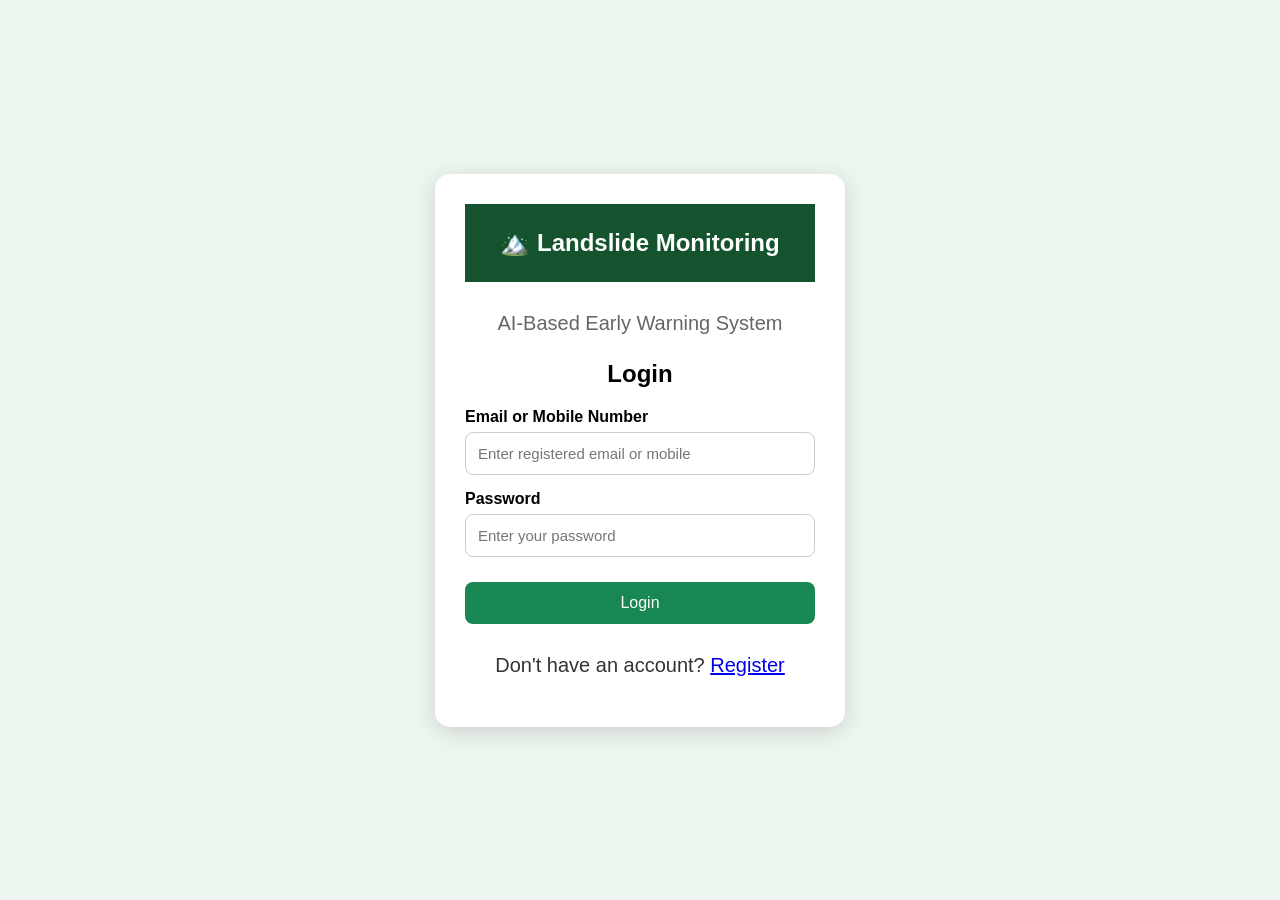
<file: login.html>
<!DOCTYPE html>
<html lang="en">
<head>
    <meta charset="UTF-8">
    <meta name="viewport" content="width=device-width, initial-scale=1.0">

    <title>Landslide Monitoring - Login</title>

    <link rel="stylesheet" href="style.css">
</head>

<body>

<div class="login-container">

    <div class="login-box">

        <h1>🏔️ Landslide Monitoring</h1>

        <p class="login-subtitle">
            AI-Based Early Warning System
        </p>

        <h2>Login</h2>

        <form id="loginForm">

            <label>Email or Mobile Number</label>

            <input
                type="text"
                id="userInput"
                placeholder="Enter registered email or mobile"
                required
            >

            <label>Password</label>

            <input
                type="password"
                id="password"
                placeholder="Enter your password"
                required
            >

            <button type="submit">
                Login
            </button>

            <p id="loginMessage"></p>

        </form>

        <p>
            Don't have an account?
            <a href="register.html">Register</a>
        </p>

    </div>

</div>

<script>
document.getElementById("loginForm").addEventListener("submit", async function(event) {
    event.preventDefault();

    const userInput = document.getElementById("userInput").value.trim();
    const password = document.getElementById("password").value;
    const msg = document.getElementById("loginMessage");

    msg.textContent = "Logging in...";

    try {
        const res = await fetch("https://landslide-1-0d4j.onrender.com/api/login", {
            method: "POST",
            headers: { "Content-Type": "application/json" },
            body: JSON.stringify({ email: userInput, password: password })
        });
        const data = await res.json();

        if (data.success) {
            localStorage.setItem("loggedIn", "true");
            localStorage.setItem("loggedUser", data.user.name || data.user.email);
            localStorage.setItem("userEmail", data.user.email);
            window.location.href = "index.html";
        } else {
            msg.textContent = "❌ " + (data.error || "Login failed");
        }
    } catch (e) {
        msg.textContent = "❌ Server se connect nahi ho pa raha. 1 minute baad try karein.";
        console.error(e);
    }
});
</script>

</body>
</html>
</file>
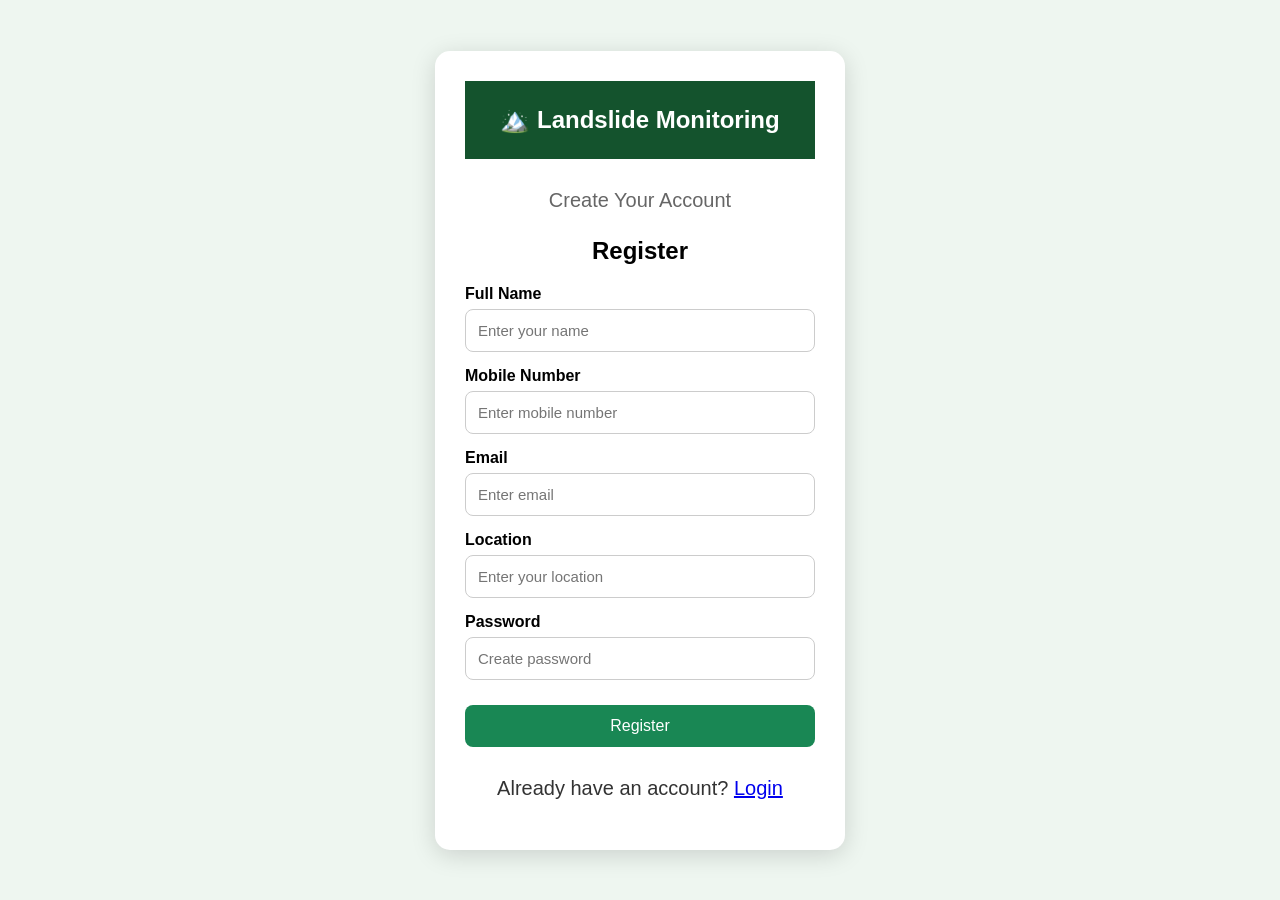
<file: register.html>
<!DOCTYPE html>
<html lang="en">
<head>
    <meta charset="UTF-8">
    <meta name="viewport" content="width=device-width, initial-scale=1.0">

    <title>Landslide Monitoring - Register</title>

    <link rel="stylesheet" href="style.css">
</head>

<body>

<div class="login-container">

    <div class="login-box">

        <h1>🏔️ Landslide Monitoring</h1>

        <p class="login-subtitle">
            Create Your Account
        </p>

        <h2>Register</h2>

        <form id="registerForm">

            <label>Full Name</label>
            <input
                type="text"
                id="name"
                placeholder="Enter your name"
                required
            >

            <label>Mobile Number</label>
            <input
                type="tel"
                id="mobile"
                placeholder="Enter mobile number"
                required
            >

            <label>Email</label>
            <input
                type="email"
                id="email"
                placeholder="Enter email"
                required
            >

            <label>Location</label>
            <input
                type="text"
                id="location"
                placeholder="Enter your location"
                required
            >

            <label>Password</label>
            <input
                type="password"
                id="password"
                placeholder="Create password"
                required
            >

            <button type="submit">
                Register
            </button>

            <p id="registerMessage"></p>

        </form>

        <p>
            Already have an account?
            <a href="login.html">Login</a>
        </p>

    </div>

</div>

<script>
document.getElementById("registerForm").addEventListener("submit", async function(event) {
    event.preventDefault();

    const name = document.getElementById("name").value.trim();
    const mobile = document.getElementById("mobile").value.trim();
    const email = document.getElementById("email").value.trim();
    const password = document.getElementById("password").value;
    const msg = document.getElementById("registerMessage");

    msg.textContent = "Registering...";

    try {
        const res = await fetch("https://landslide-1-0d4j.onrender.com/api/register", {
            method: "POST",
            headers: { "Content-Type": "application/json" },
            body: JSON.stringify({ name: name, phone: mobile, email: email, password: password })
        });
        const data = await res.json();

        if (data.success) {
            msg.textContent = "Registration successful!";
            setTimeout(function() {
                window.location.href = "login.html";
            }, 1500);
        } else {
            msg.textContent = "❌ " + (data.error || "Registration failed");
        }
    } catch (e) {
        msg.textContent = "❌ Server se connect nahi ho pa raha. 1 minute baad try karein.";
        console.error(e);
    }
});

</script>

</body>
</html>
</file>
<file: style.css>
body {
    font-family: Arial, sans-serif;
    background: #f2f7f5;
    margin: 0;
    padding: 0;
    text-align: center;
}

h1 {
    background: #14532d;
    color: white;
    padding: 25px;
    margin: 0;
}

p {
    font-size: 20px;
    color: #333;
    margin-top: 30px;
}

button {
    background: #dc2626;
    color: white;
    border: none;
    padding: 15px 25px;
    font-size: 18px;
    border-radius: 8px;
    cursor: pointer;
}

button:hover {
    background: #b91c1c;
}
.dashboard {
    display: flex;
    justify-content: center;
    gap: 20px;
    flex-wrap: wrap;
    margin: 30px;
}

.card {
    background: white;
    width: 200px;
    padding: 20px;
    border-radius: 12px;
    box-shadow: 0 4px 10px rgba(0, 0, 0, 0.15);
}

.card h2 {
    font-size: 20px;
    color: #14532d;
}

.card p {
    font-size: 24px;
    font-weight: bold;
}
.risk-result {
    max-width: 600px;
    margin: 25px auto;
    padding: 20px;
    background: #fee2e2;
    border: 2px solid #dc2626;
    border-radius: 12px;
    text-align: center;
}

.risk-result h2 {
    color: #b91c1c;
}

.risk-result h3 {
    color: #dc2626;
    font-size: 24px;
}

.risk-result p {
    margin: 10px;
    font-size: 17px;
}
.high-risk {
    color: #dc2626;
}

.medium-risk {
    color: #d97706;
}

.low-risk {
    color: #16a34a;
}
.map-title {
    margin-top: 40px;
    color: #14532d;
}

#map {
    width: 90%;
    height: 400px;
    margin: 20px auto;
    border-radius: 12px;
    box-shadow: 0 4px 10px rgba(0, 0, 0, 0.2);
}
/* LOGIN PAGE */

.login-container {
    min-height: 100vh;
    display: flex;
    justify-content: center;
    align-items: center;
    background: #eef6f0;
}

.login-box {
    width: 350px;
    background: white;
    padding: 30px;
    border-radius: 15px;
    box-shadow: 0 5px 25px rgba(0,0,0,0.15);
    text-align: center;
}

.login-box h1 {
    font-size: 24px;
    margin-bottom: 5px;
}

.login-subtitle {
    color: #666;
    margin-bottom: 25px;
}

.login-box h2 {
    margin-bottom: 20px;
}

.login-box label {
    display: block;
    text-align: left;
    margin-top: 15px;
    margin-bottom: 6px;
    font-weight: bold;
}

.login-box input {
    width: 100%;
    padding: 12px;
    box-sizing: border-box;
    border: 1px solid #ccc;
    border-radius: 8px;
    font-size: 15px;
}

.login-box button {
    width: 100%;
    margin-top: 25px;
    padding: 12px;
    border: none;
    border-radius: 8px;
    background: #198754;
    color: white;
    font-size: 16px;
    cursor: pointer;
}

.login-box button:hover {
    background: #146c43;
}

#loginMessage {
    color: red;
    margin-top: 15px;
}
.logout-btn {
    position: fixed;
    top: 15px;
    right: 20px;
    z-index: 9999;
    width: auto;
    padding: 10px 18px;
}
.search-box {
    margin: 20px auto;
    display: flex;
    justify-content: center;
    gap: 10px;
    flex-wrap: wrap;
}

.search-box input {
    width: 280px;
    padding: 12px;
    font-size: 16px;
    border: 1px solid #ccc;
    border-radius: 8px;
}

.search-box button {
    padding: 12px 20px;
}
.forecast-row { display: flex; gap: 8px; overflow-x: auto; padding: 8px 0; }
</file>
